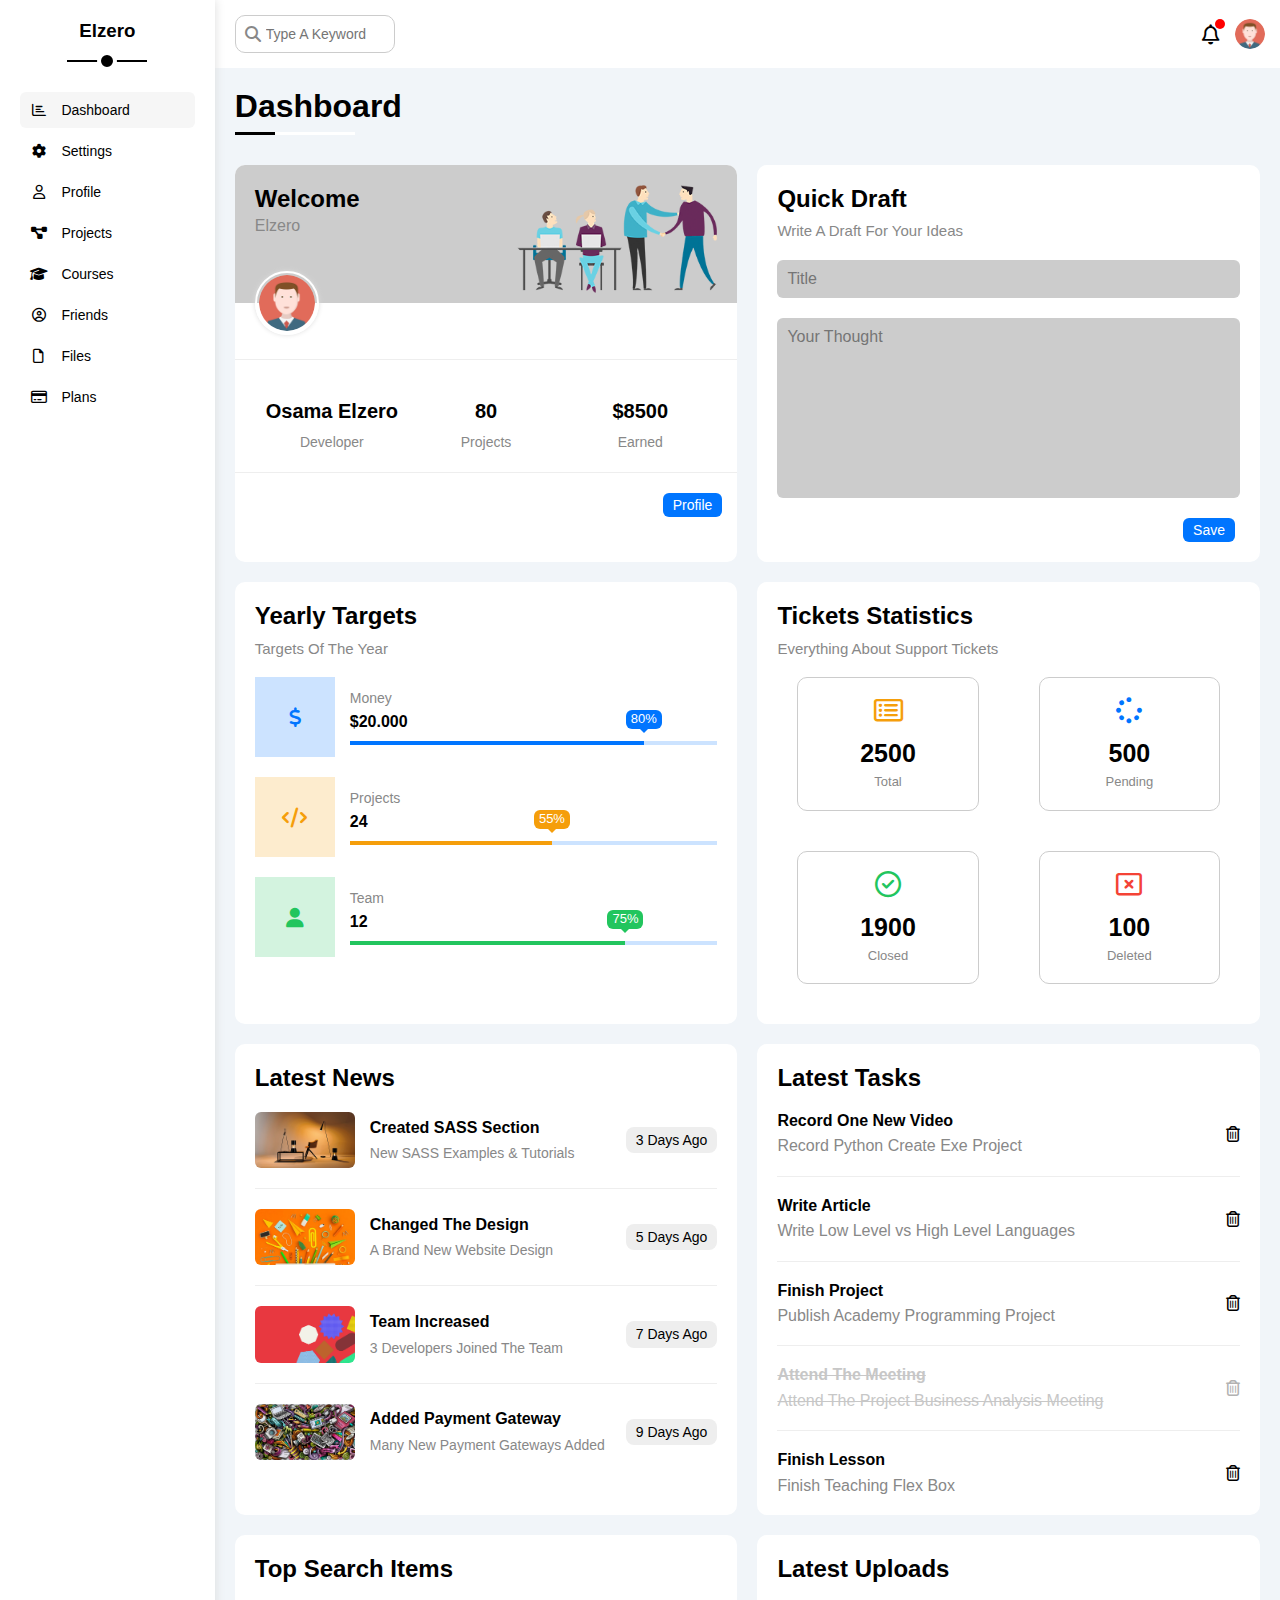
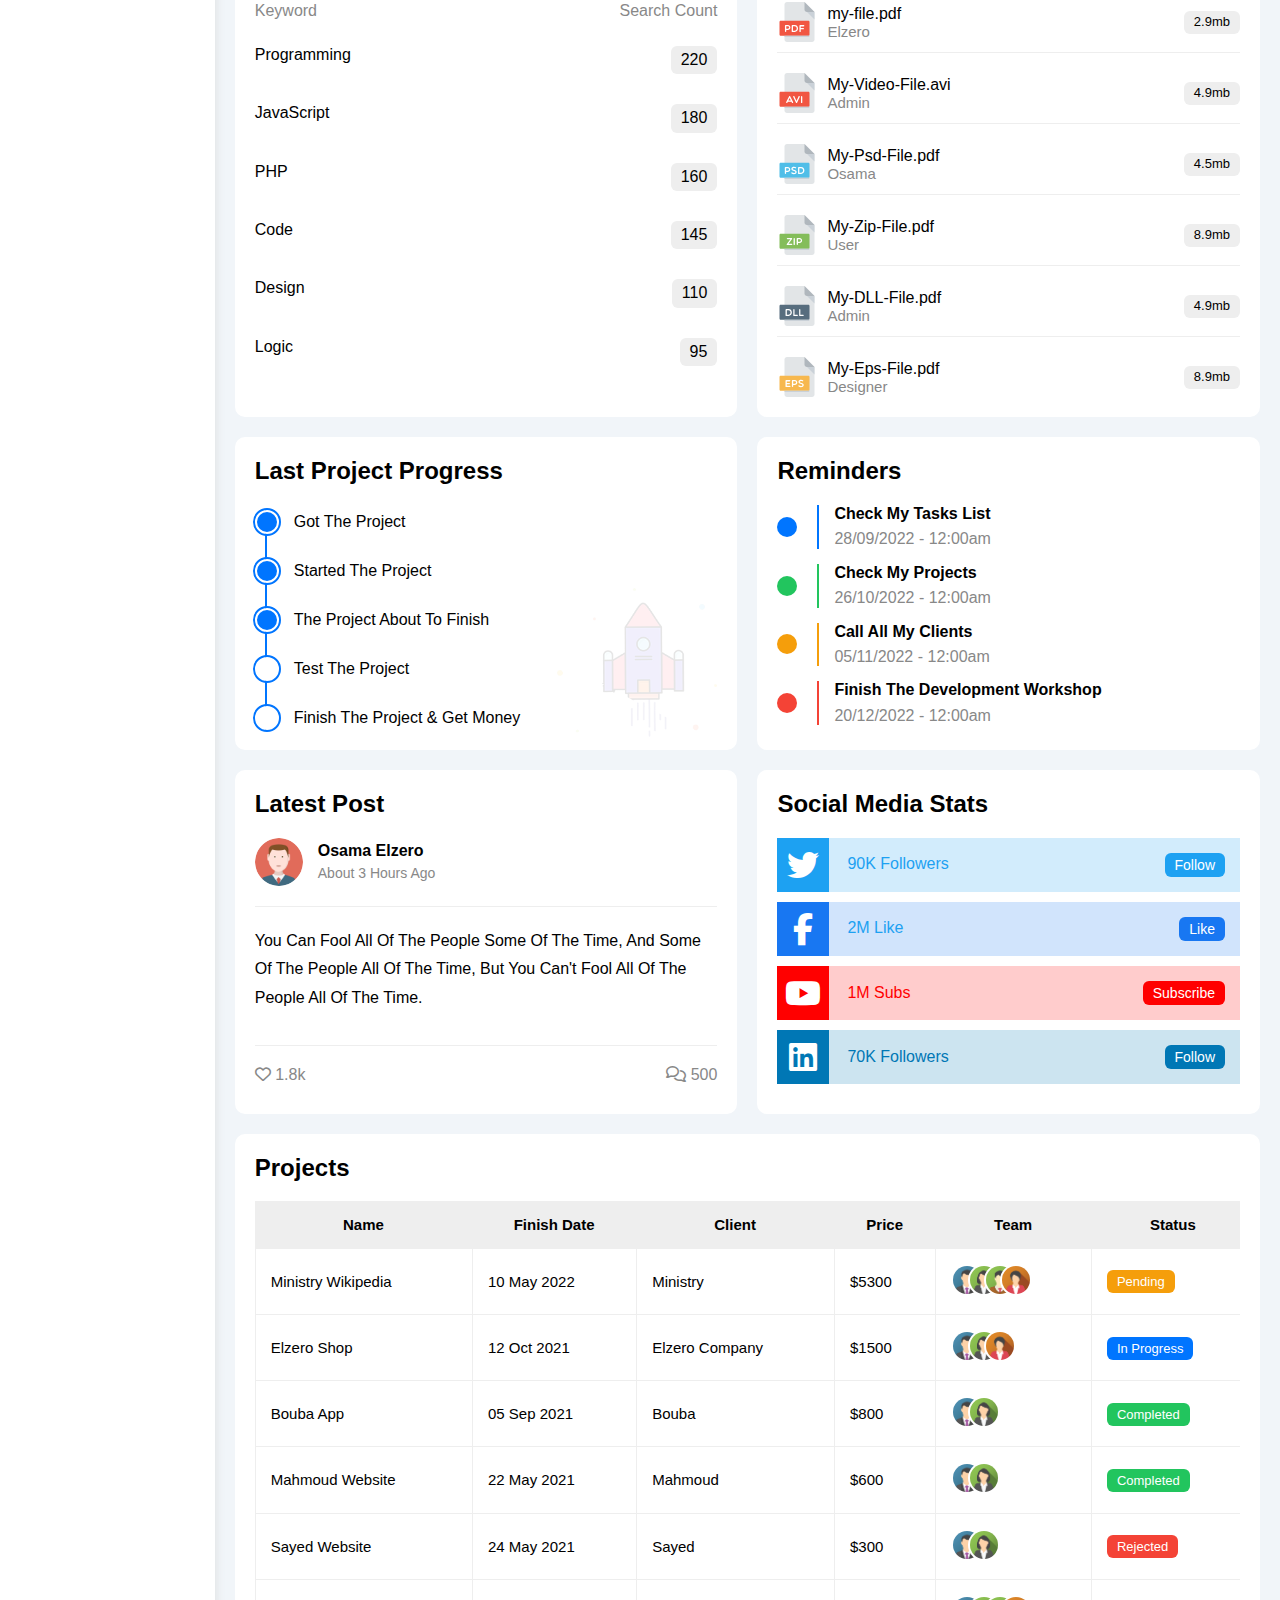
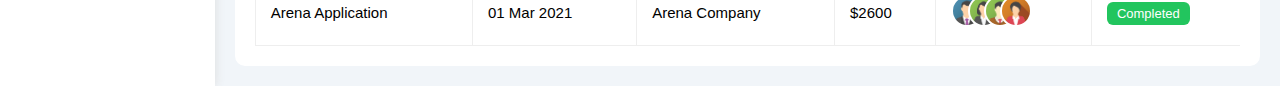
<file: index.html>
<!DOCTYPE html>
<html lang="en">
<head>
  <meta charset="UTF-8">
  <meta name="viewport" content="width=device-width, initial-scale=1.0">
  <title>Dashboard</title>
  <link rel="stylesheet" href="css/Style.css">
  <link rel="stylesheet" href="css/all.min.css">
  <link rel="stylesheet" href="css/normalize.css">
  <link rel="stylesheet" href="css/framework.css">
  <link rel="preconnect" href="https://fonts.googleapis.com">
<link rel="preconnect" href="https://fonts.gstatic.com" crossorigin>
<link href="https://fonts.googleapis.com/css2?family=Cairo:wght@200..1000&display=swap" rel="stylesheet">
</head>
<body>
  <div class="container d-flex">
    <aside>
      <h3 class="mt-0 txt-c">Elzero</h3>
      <ul>
        <li class="active">
          <a href="index.html">
            <i class="fa-regular fa-chart-bar fa-fw"></i>
            <span>Dashboard</span>
          </a>
        </li>
        <li>
          <a href="Setting.html">
            <i class="fa-solid fa-gear fa-fw"></i>
            <span>Settings</span>
          </a>
        </li>
        <li>
          <a href="Profile.html">
            <i class="fa-regular fa-user fa-fw"></i>
            <span>Profile</span>
          </a>
        </li>
        <li>
          <a href="">
            <i class="fa-solid fa-diagram-project fa-fw"></i>
            <span>Projects</span>
          </a>
        </li>
        <li>
          <a href="">
            <i class="fa-solid fa-graduation-cap fa-fw"></i>
            <span>Courses</span>
          </a>
        </li>
        <li>
          <a href="">
            <i class="fa-regular fa-circle-user fa-fw"></i>
            <span>Friends</span>
          </a>
        </li>
        <li>
          <a href="">
            <i class="fa-regular fa-file fa-fw"></i>
            <span>Files</span>
          </a>
        </li>
        <li>
          <a href="">
            <i class="fa-regular fa-credit-card fa-fw"></i>
            <span>Plans</span>
          </a>
        </li>
      </ul>
    </aside>
    <section>
      <header>
        <div class="input-search relative">
          <i class="fa-solid fa-magnifying-glass search-i"></i>
          <input class="p-10 rad-6 search relative fs-14" type="search" name="input-search" placeholder="Type A Keyword" id="">
        </div>
        <div class="icon d-flex align-center ">
          <i class="fa-regular fa-bell fa-lg notification relative"></i>
          <img class="red-50" src="imgs/avatar.png" alt="">
        </div>
      </header>
      <h1 class="relative head">Dashboard</h1>
      <div class="content d-grid g-20">
        <!-- Start Box1 -->
        <div class="box box-1">
          <div class="welcome  bg-eee">
            <div class="main-head">
              <h2>Welcome</h2>
              <p>Elzero</p>
            </div>
            <img src="imgs/welcome.png" alt="">
          </div>
          <img class="box-1-avatar" src="imgs/avatar.png" alt="">
          <div class="body-box-1 d-flex">
            <div>
              <p>Osama Elzero</p>
              <span class="info">Developer</span>
            </div>
            <div>
              <p>80</p>
              <span class="info">Projects</span>
            </div>
            <div>
              <p><span class="fw-b fs-20">$</span>8500</p>
              <span class="info">Earned</span>
            </div>
          </div>
          <a class="link-profile fs-14 d-block" href="profile.html">Profile</a>
        </div>
        <!-- Start Box1 -->

        <!-- Start Quick Draft -->
        <div class="box quick-draft p-20 ">
          <div class="head-box">
            <h2>Quick Draft</h2>
            <p>Write A Draft For Your Ideas</p>
          </div>
          <form action="">
            <input class="d-block bg-eee w-100 rad-6  b-none mb-20 p-10 Title" type="text" name="title" id="" placeholder="Title">
            <textarea class="d-block bg-eee w-100 rad-6  b-none mb-20 p-10" name="" id="" placeholder="Your Thought"></textarea>
            <input class="d-block fs-14 w-fit rad-6  b-none mb-20 save" type="submit" value="Save">
          </form>
        </div>
        <!-- End Quick Draft -->

        <!-- Start Yearly Targets -->
        <div class="box p-20 targets">
          <div class="head-box">
            <h2>Yearly Targets</h2>
            <p>Targets Of The Year</p>
          </div>
          <div class="target-row money">
            <div class="icon">
              <i class="fa-solid fa-dollar-sign fa-lg"></i>
            </div>
            <div class="info">
              <span>Money</span>
              <span>$20.000</span>
              <div class="prog">
                <span style="width: 80%;">
                <span>80%</span>
              </span>
              </div>
            </div>
          </div>

          <div class="target-row project">
            <div class="icon">
              <i class="fa-solid fa-code fa-lg c-orange"></i>
            </div>
            <div class="info">
              <span>Projects</span>
              <span>24</span>
              <div class="prog">
                <span style="width: 55%;">
                <span>55%</span>
              </span>
              </div>
            </div>
          </div>

          <div class="target-row team">
            <div class="icon">
              <i class="fa-solid fa-user fa-lg c-green"></i>
            </div>
            <div class="info">
              <span>Team</span>
              <span>12</span>
              <div class="prog">
                <span style="width: 75%;">
                <span>75%</span>
              </span>
              </div>
            </div>
          </div>
        </div>
        <!-- End Yearly Targets -->

        <!-- Start Tickets Statistics -->
        <div class="box p-20 tickets">
          <div class="head-box">
            <h2>Tickets Statistics</h2>
            <p>Everything About Support Tickets</p>
          </div>
          <section class="tables d-grid g-20">
            <div class="table p-20 rad-10 c-grey">
              <i class="fa-regular fa-rectangle-list fa-2x mb-15 c-orange"></i>
              <span class="d-block">2500</span>
              <span class="d-block c-grey">Total</span>
            </div>

            <div class="table p-20 rad-10 c-grey">
              <i class="fa-solid fa-spinner fa-2x mb-15 c-blue"></i>
              <span class="d-block">500</span>
              <span class="d-block c-grey">Pending</span>
            </div>

            <div class="table p-20 rad-10 c-grey">
              <i class="fa-regular fa-circle-check fa-2x mb-15 c-green"></i>
              <span class="d-block">1900</span>
              <span class="d-block c-grey">Closed</span>
            </div>

            <div class="table p-20 rad-10 c-grey">
              <i class="fa-regular fa-rectangle-xmark fa-2x mb-15 c-red"></i>
              <span class="d-block">100</span>
              <span class="d-block c-grey">Deleted</span>
            </div>
          </section>
        </div>
        <!-- End Tickets Statistics -->

        <!-- Start Latest News -->
        <div class="box p-20 news">
          <div class="head">
            <h2>Latest News</h2>
          </div>
          <div class="card">
            <img src="imgs/news-01.png" alt="">
            <div class="text">
              <h4>Created SASS Section</h4>
              <p class="fs-14 c-grey">New SASS Examples & Tutorials</p>
            </div>
            <div class="time">3 Days Ago</div>
          </div>

          <div class="card">
            <img src="imgs/news-02.png" alt="">
            <div class="text">
              <h4>Changed The Design</h4>
              <p class="fs-14 c-grey">A Brand New Website Design</p>
            </div>
            <div class="time">5 Days Ago</div>
          </div>

          <div class="card">
            <img src="imgs/news-03.png" alt="">
            <div class="text">
              <h4>Team Increased</h4>
              <p class="fs-14 c-grey">3 Developers Joined The Team</p>
            </div>
            <div class="time">7 Days Ago</div>
          </div>

          <div class="card">
            <img src="imgs/news-04.png" alt="">
            <div class="text">
              <h4>Added Payment Gateway</h4>
              <p class="fs-14 c-grey">Many New Payment Gateways Added</p>
            </div>
            <div class="time">9 Days Ago</div>
          </div>
        </div>
        <!-- End Latest News -->

        <!-- Start Latest Tasks -->
        <div class="box p-20 tasks">
          <div class="head">
            <h2>Latest Tasks</h2>
          </div>
          <div class="card">
            <div class="text">
              <h4>Record One New Video</h4>
              <p>Record Python Create Exe Project</p>
            </div>
            <i class="fa-regular fa-trash-can delete"></i>
          </div>
          <div class="card">
            <div class="text">
              <h4>Write Article</h4>
              <p>Write Low Level vs High Level Languages</p>
            </div>
            <i class="fa-regular fa-trash-can delete"></i>
          </div>
          <div class="card">
            <div class="text">
              <h4>Finish Project</h4>
              <p>Publish Academy Programming Project</p>
            </div>
            <i class="fa-regular fa-trash-can delete"></i>
          </div>
          <div class="card">
            <div class="text">
              <h4>Attend The Meeting</h4>
              <p>Attend The Project Business Analysis Meeting</p>
            </div>
            <i class="fa-regular fa-trash-can delete"></i>
          </div>
          <div class="card">
            <div class="text">
              <h4>Finish Lesson</h4>
              <p>Finish Teaching Flex Box</p>
            </div>
            <i class="fa-regular fa-trash-can delete"></i>
          </div>
        </div>
        <!-- End Latest Tasks -->

        <!-- Start Top Search Items -->
        <div class="box p-20 items">
          <div class="head">
            <h2>Top Search Items</h2>
          </div>
          <div class="body">
            <div class="div mb-10">
              <p class="first pale">Keyword</p>
              <p class="pale">Search Count</p>
            </div>
            <div class="div">
              <p class="first">Programming</p>
              <p class="sign">220</p>
            </div>
            <div class="div">
              <p class="first">JavaScript</p>
              <p class="sign">180</p>
            </div>
            <div class="div">
              <p class="first">PHP</p>
              <p class="sign">160</p>
            </div>
            <div class="div">
              <p class="first">Code</p>
              <p class="sign">145</p>
            </div>
            <div class="div">
              <p class="first">Design</p>
              <p class="sign">110</p>
            </div>
            <div class="div">
              <p class="first">Logic</p>
              <p class="sign">95</p>
            </div>
          </div>
        </div>
        <!-- End Top Search Items -->

        <!-- Start Latest Uploads -->
        <div class="box p-20 upload">
          <div class="head">
            <h2>Latest Uploads</h2>
          </div>
          <div class="element">
            <img src="imgs/pdf.svg" alt="">
            <div class="text">
              <span class="d-block span1">my-file.pdf</span>
              <span class="d-block span2">Elzero</span>
            </div>
            <div class="mb">2.9mb</div>
          </div>
          <div class="element">
            <img src="imgs/avi.svg" alt="">
            <div class="text">
              <span class="d-block span1">My-Video-File.avi</span>
              <span class="d-block span2">Admin</span>
            </div>
            <div class="mb">4.9mb</div>
          </div>
          <div class="element">
            <img src="imgs/psd.svg" alt="">
            <div class="text">
              <span class="d-block span1">My-Psd-File.pdf</span>
              <span class="d-block span2">Osama</span>
            </div>
            <div class="mb">4.5mb</div>
          </div>
          <div class="element">
            <img src="imgs/zip.svg" alt="">
            <div class="text">
              <span class="d-block span1">My-Zip-File.pdf</span>
              <span class="d-block span2">User</span>
            </div>
            <div class="mb">8.9mb</div>
          </div>
          <div class="element">
            <img src="imgs/dll.svg" alt="">
            <div class="text">
              <span class="d-block span1">My-DLL-File.pdf</span>
              <span class="d-block span2">Admin</span>
            </div>
            <div class="mb">4.9mb</div>
          </div>
          <div class="element">
            <img src="imgs/eps.svg" alt="">
            <div class="text">
              <span class="d-block span1">My-Eps-File.pdf</span>
              <span class="d-block span2">Designer</span>
            </div>
            <div class="mb">8.9mb</div>
          </div>
        </div>
        <!-- End Latest Uploads -->

        <!-- Start Last Project Progress -->
        <div class="box p-20 progress">
          <div class="head">
            <h2>Last Project Progress</h2>
          </div>
          <ul>
            <li class="done">Got The Project</li>
            <li class="done">Started The Project</li>
            <li class="done">The Project About To Finish</li>
            <li class="tic-tac">Test The Project</li>
            <li class="not-done">Finish The Project & Get Money</li>
            <img src="imgs/project.png" alt="">
          </ul>
        </div>
        <!-- End Last Project Progress -->

        <!-- Start Reminders -->
        <div class="box p-20 reminders">
          <div class="head">
            <h2>Reminders</h2>
          </div>
          <ul>
            <li>
              <div class="blue">
                <h4>Check My Tasks List</h4>
                <p>28/09/2022 - 12:00am</p>
              </div>
            </li>
            
            <li>
              <div class="green">
                <h4>Check My Projects</h4>
                <p>26/10/2022 - 12:00am</p>
              </div>
            </li>

            <li>
              <div class="orange">
                <h4>Call All My Clients</h4>
                <p>05/11/2022 - 12:00am</p>
              </div>
            </li>

            <li>
              <div class="red">
                <h4>Finish The Development Workshop</h4>
                <p>20/12/2022 - 12:00am</p>
              </div>
            </li>

          </ul>
        </div>
        <!-- End Reminders -->

        <!-- Start Latest Post -->
        <div class="box p-20 post">
          <div class="head">
            <h2>Latest Post</h2>
          </div>
          <div class="info">
            <img src="imgs/avatar.png" alt="">
            <div class="details">
              <p>Osama Elzero</p>
              <span class="d-block">About 3 Hours Ago</span>
            </div>
          </div>
          <div class="text">
            You Can Fool All Of The People Some Of The Time,
            And Some Of The People All Of The Time, But You 
            Can't Fool All Of The People All Of The Time.
          </div>
          <div class="react">
            <div class="love">
              <i class="fa-regular fa-heart"></i>
              <span>1.8k</span>
            </div>
            <div class="comment">
              <i class="fa-regular fa-comments"></i>
              <span>500</span>
            </div>
          </div>
        </div>
        <!-- End Latest Post -->

        <!-- Start Social Media Stats -->
        <div class="box p-20 social-media">
          <div class="head">
            <h2>Social Media Stats</h2>
          </div>
          <div class="social twitter">
            <i class="fa-brands fa-twitter fa-2x"></i>
            <span class="number">90K Followers</span>
            <a class="btm" href="#">Follow</a>
          </div>
          <div class="social face">
            <i class="fa-brands fa-facebook-f fa-2x"></i>
            <span class="number">2M Like</span>
            <a class="btm" href="#">Like</a>
          </div>
          <div class="social youtube">
            <i class="fa-brands fa-youtube fa-2x"></i>
            <span class="number">1M Subs</span>
            <a class="btm" href="#">Subscribe</a>
          </div>
          <div class="social linked">
            <i class="fa-brands fa-linkedin fa-2x"></i>
            <span class="number">70K Followers</span>
            <a class="btm" href="#">Follow</a>
          </div>
        </div>
        <!-- End Social Media Stats -->
      </div>
        <!-- End Content-->
      <!-- Start Projects -->
      <div class="box p-20 table">
        <div class="head">
          <h2>Projects</h2>
        </div>
        <div class="responsive-table">
          <table>
            <thead>
              <tr>
                <th>Name</th>
                <th>Finish Date</th>
                <th>Client</th>
                <th>Price</th>
                <th>Team</th>
                <th>Status</th>
              </tr>
            </thead>
            <tbody>
              <tr>
                <td>Ministry Wikipedia</td>
                <td>10 May 2022</td>
                <td>Ministry</td>
                <td>$5300	</td>
                <td>
                  <img src="imgs/team-01.png" alt="">
                  <img src="imgs/team-02.png" alt="">
                  <img src="imgs/team-03.png" alt="">
                  <img src="imgs/team-04.png" alt="">
                </td>
                <td><span class="orange">Pending</span></td>
              </tr>
              <tr>
                <td>Elzero Shop</td>
                <td>12 Oct 2021</td>
                <td>Elzero Company</td>
                <td>$1500</td>
                <td>
                  <img src="imgs/team-01.png" alt="">
                  <img src="imgs/team-02.png" alt="">
                  <img src="imgs/team-04.png" alt="">
                </td>
                <td><span class="blue">In Progress</span></td>
              </tr>
              <tr>
                <td>Bouba App</td>
                <td>05 Sep 2021</td>
                <td>Bouba</td>
                <td>$800</td>
                <td>
                  <img src="imgs/team-01.png" alt="">
                  <img src="imgs/team-02.png" alt="">
                </td>
                <td><span class="green">Completed</span></td>
              </tr>
              <tr>
                <td>Mahmoud Website</td>
                <td>22 May 2021</td>
                <td>Mahmoud</td>
                <td>$600</td>
                <td>
                  <img src="imgs/team-01.png" alt="">
                  <img src="imgs/team-02.png" alt="">
                </td>
                <td><span class="green">Completed</span></td>
              </tr>
              <tr>
                <td>Sayed Website</td>
                <td>24 May 2021</td>
                <td>Sayed</td>
                <td>$300</td>
                <td>
                  <img src="imgs/team-01.png" alt="">
                  <img src="imgs/team-02.png" alt="">
                </td>
                <td><span class="red">Rejected</span></td>
              </tr>
              <tr>
                <td>Arena Application</td>
                <td>01 Mar 2021</td>
                <td>Arena Company</td>
                <td>$2600</td>
                <td>
                  <img src="imgs/team-01.png" alt="">
                  <img src="imgs/team-02.png" alt="">
                  <img src="imgs/team-03.png" alt="">
                  <img src="imgs/team-04.png" alt="">
                </td>
                <td><span class="green">Completed</span></td>
              </tr>
          </table>
        </div>
      </div>
      <!-- End Projects -->
    </section>
  </div>
  <div class="arrow-up">
    <span><i class="fa-solid fa-arrow-up fa-beat-fade"></i></span>
  </div>
  <script>
    // let input = document.querySelector("input[name='input-search']");
    // input.addEventListener("focus", function () {
    //   input.placeholder = '';
    // })
    // input.addEventListener("blur", function () {
    //   input.placeholder = 'Type A Keyword';
    // }) 

    let arrow = document.querySelector(".arrow-up");
    window.onscroll = function () {
      this.scrollY >= 500 ? arrow.classList.add("show") : arrow.classList.remove("show");
    }
    arrow.onclick = function () {
      window.scrollTo ({
        top : 0 ,
        behavior: "smooth",
      });
    }
  </script>
</body>
</html>
</file>
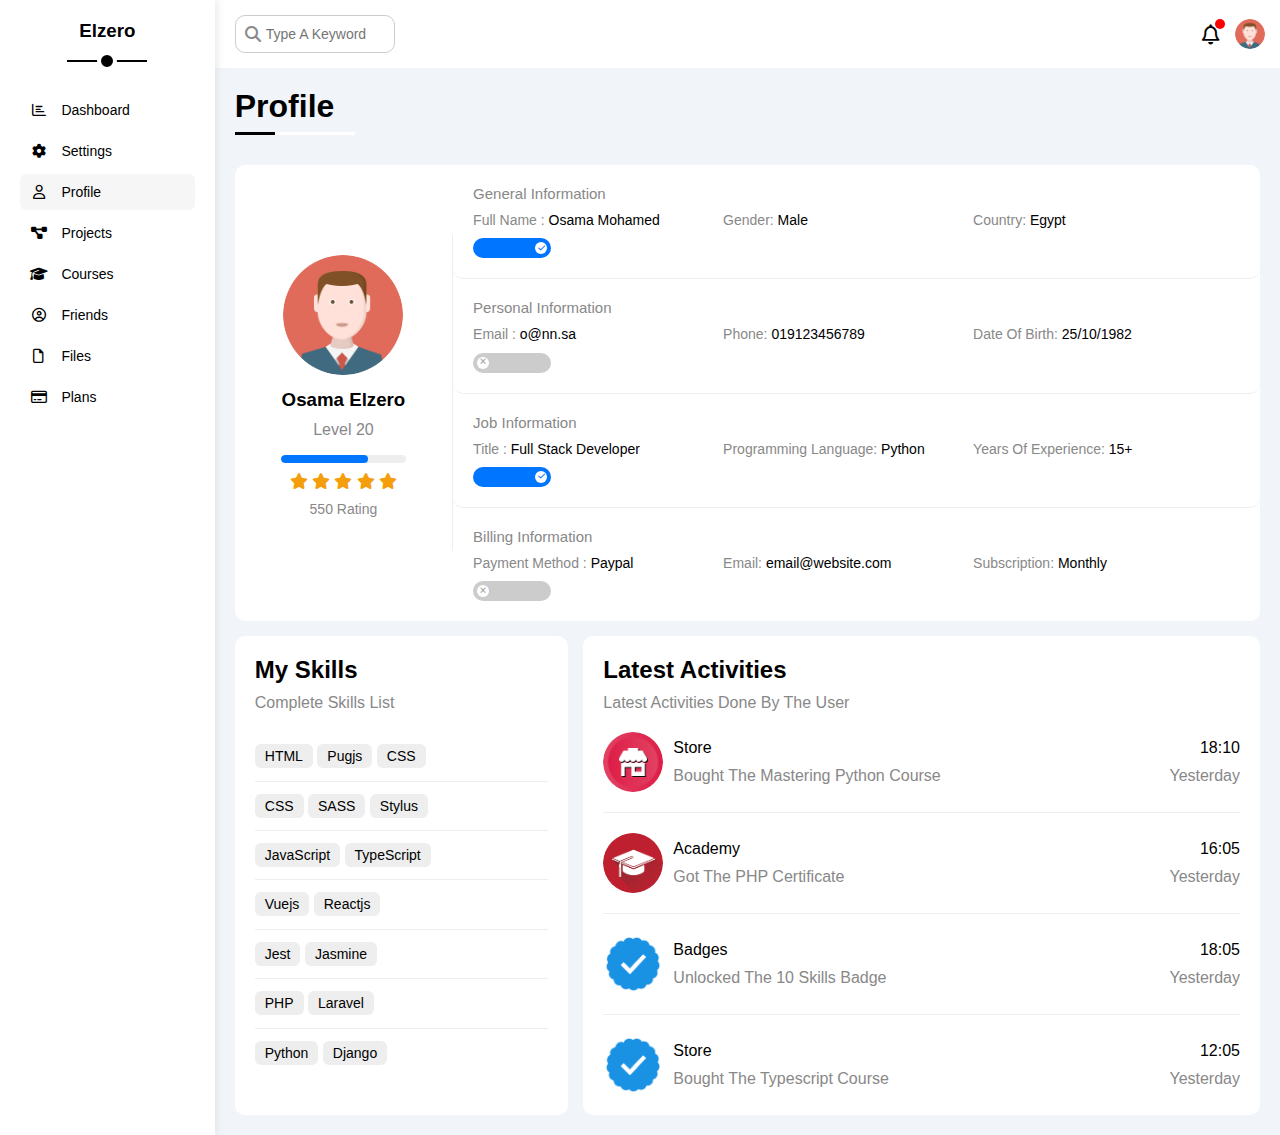
<file: Profile.html>
<!DOCTYPE html>
<html lang="en">
  <head>
    <meta charset="UTF-8">
    <meta name="viewport" content="width=device-width, initial-scale=1.0">
    <title>Profile</title>
    <link rel="stylesheet" href="css/Style.css">
    <link rel="stylesheet" href="css/all.min.css">
    <link rel="stylesheet" href="css/normalize.css">
    <link rel="stylesheet" href="css/framework.css">
    <link rel="preconnect" href="https://fonts.googleapis.com">
  <link rel="preconnect" href="https://fonts.gstatic.com" crossorigin>
  <link href="https://fonts.googleapis.com/css2?family=Cairo:wght@200..1000&display=swap" rel="stylesheet">
  </head>
<body>
  <div class="container d-flex">
    <aside>
      <h3 class="mt-0 txt-c">Elzero</h3>
      <ul>
        <li>
          <a href="index.html">
            <i class="fa-regular fa-chart-bar fa-fw"></i>
            <span>Dashboard</span>
          </a>
        </li>
        <li>
          <a href="Setting.html">
            <i class="fa-solid fa-gear fa-fw"></i>
            <span>Settings</span>
          </a>
        </li>
        <li class="active">
          <a href="Profile.html">
            <i class="fa-regular fa-user fa-fw"></i>
            <span>Profile</span>
          </a>
        </li>
        <li>
          <a href="">
            <i class="fa-solid fa-diagram-project fa-fw"></i>
            <span>Projects</span>
          </a>
        </li>
        <li>
          <a href="">
            <i class="fa-solid fa-graduation-cap fa-fw"></i>
            <span>Courses</span>
          </a>
        </li>
        <li>
          <a href="">
            <i class="fa-regular fa-circle-user fa-fw"></i>
            <span>Friends</span>
          </a>
        </li>
        <li>
          <a href="">
            <i class="fa-regular fa-file fa-fw"></i>
            <span>Files</span>
          </a>
        </li>
        <li>
          <a href="">
            <i class="fa-regular fa-credit-card fa-fw"></i>
            <span>Plans</span>
          </a>
        </li>
      </ul>
    </aside>
    <section>
      <header>
        <div class="input-search relative">
          <i class="fa-solid fa-magnifying-glass search-i"></i>
          <input class="p-10 rad-6 search relative fs-14" type="search" name="input-search" placeholder="Type A Keyword" id="">
        </div>
        <div class="icon d-flex align-center ">
          <i class="fa-regular fa-bell fa-lg notification relative"></i>
          <img class="red-50" src="imgs/avatar.png" alt="">
        </div>
      </header>
      <h1 class="relative head">Profile</h1>
      <!-- Start The Content -->
      <div class="content profile-page" >
        <!-- Start GeneralInfo -->
        <div class="generalinfo bg-white rad-10">
          <div class="left">
            <img src="imgs/avatar.png" alt="">
            <h3>Osama Elzero</h3>
            <p>Level 20</p>
            <div class="level">
              <span style="width: 70%;"></span>
            </div>
            <div class="stars mt-10 mb-10">
              <i class="fa-solid fa-star c-orange fs-13"></i>
              <i class="fa-solid fa-star c-orange fs-13"></i>
              <i class="fa-solid fa-star c-orange fs-13"></i>
              <i class="fa-solid fa-star c-orange fs-13"></i>
              <i class="fa-solid fa-star c-orange fs-13"></i>
            </div>
            <p class="c-grey fs-14">550 Rating</p>
          </div>
          <div class="right">
            <div class="box">
              <h4>General Information</h4>
              <div class="fs-14"><span class="c-grey">Full Name : </span>Osama Mohamed</div>
              <div class="fs-14"><span class="c-grey">Gender: </span>Male</div>
              <div class="fs-14"><span class="c-grey">Country: </span>Egypt</div>
              <div class="toggle">
                <label for="toggle" class="label">
                <input checked id="toggle" type="checkbox">
                <div class="switch"></div>
                </label>
              </div>
            </div>
            <div class="box">
              <h4>Personal Information</h4>
              <div class="fs-14"><span class="c-grey">Email : </span>o@nn.sa</div>
              <div class="fs-14"><span class="c-grey">Phone: </span>019123456789</div>
              <div class="fs-14"><span class="c-grey">Date Of Birth: </span>25/10/1982</div>
              <div class="toggle">
                <label for="toggle2" class="label">
                <input id="toggle2" type="checkbox">
                <div class="switch"></div>
                </label>
              </div>
            </div>
            <div class="box">
              <h4>Job Information</h4>
              <div class="fs-14"><span class="c-grey">Title : </span>Full Stack Developer</div>
              <div class="fs-14"><span class="c-grey">Programming Language: </span>Python</div>
              <div class="fs-14"><span class="c-grey">Years Of Experience: </span>15+</div>
              <div class="toggle">
                <label for="toggle3" class="label">
                <input checked id="toggle3" type="checkbox">
                <div class="switch"></div>
                </label>
              </div>
            </div>
            <div class="box">
              <h4>Billing Information</h4>
              <div class="fs-14"><span class="c-grey">Payment Method : </span>Paypal</div>
              <div class="fs-14"><span class="c-grey">Email: </span>email@website.com</div>
              <div class="fs-14"><span class="c-grey">Subscription: </span>Monthly</div>
              <div class="toggle">
                <label for="toggle4" class="label">
                <input id="toggle4" type="checkbox">
                <div class="switch"></div>
                </label>
              </div>
            </div>
          </div>
        </div>
        <!-- End The General Info -->
        <!-- Start Skills -->
        <div class="skillsandactivity">
          <div class="box p-20 skills mt-15">
            <div class="sub-head">
              <h2>My Skills</h2>
              <p>Complete Skills List</p>
            </div>
            <ul>
              <li>
                <span>HTML</span>
                <span>Pugjs</span>
                <span>CSS</span>
              </li>
              <li>
                <span>CSS</span>
                <span>SASS</span>
                <span>Stylus</span>
              </li>
              <li>
                <span>JavaScript</span>
                <span>TypeScript</span>
              </li>
              <li>
                <span>Vuejs</span>
                <span>Reactjs</span>
              </li>
              <li>
                <span>Jest</span>
                <span>Jasmine</span>
              </li>
              <li>
                <span>PHP</span>
                <span>Laravel</span>
              </li>
              <li>
                <span>Python</span>
                <span>Django</span>
              </li>
            </ul>
          </div>
          <div class="box p-20 activities mt-15">
            <div class="sub-head">
              <h2>Latest Activities</h2>
              <p>Latest Activities Done By The User</p>
            </div>
            <div class="activity">
                <img src="imgs/activity-01.png" alt="">
                <div class="details">
                  <span class="mb-10">Store</span>
                  <span class="c-grey">Bought The Mastering Python Course</span>
                </div>
                <div class="date">
                  <span class="mb-10">18:10</span>
                  <span class="c-grey">Yesterday</span>
                </div>
              </div>

            <div class="activity">
                <img src="imgs/activity-02.png" alt="">
                <div class="details">
                  <span class="mb-10">Academy</span>
                  <span class="c-grey">Got The PHP Certificate</span>
                </div>
                <div class="date">
                  <span class="mb-10">16:05</span>
                  <span class="c-grey">Yesterday</span>
                </div>
              </div>

            <div class="activity">
                <img src="imgs/activity-03.png" alt="">
                <div class="details">
                  <span class="mb-10">Badges</span>
                  <span class="c-grey">Unlocked The 10 Skills Badge</span>
                </div>
                <div class="date">
                  <span class="mb-10">18:05</span>
                  <span class="c-grey">Yesterday</span>
                </div>
              </div>

            <div class="activity">
                <img src="imgs/activity-03.png" alt="">
                <div class="details">
                  <span class="mb-10">Store</span>
                  <span class="c-grey">Bought The Typescript Course</span>
                </div>
                <div class="date">
                  <span class="mb-10">12:05</span>
                  <span class="c-grey">Yesterday</span>
                </div>
              </div>
            </div>
          </div>

        </div>
        <!-- End Skills -->
      </div>
      <!-- End The Content -->
      </section>
    </div>

    <div class="arrow-up">
      <span><i class="fa-solid fa-arrow-up fa-beat-fade"></i></span>
    </div>
    <script>
      let arrow = document.querySelector(".arrow-up");
      window.onscroll = function () {
        this.scrollY >= 350 ? arrow.classList.add("show") : arrow.classList.remove("show");
      }
      arrow.onclick = function () {
        window.scrollTo ({
          top : 0 ,
          behavior: "smooth",
        });
      }
    </script>
</body>
</html>
</file>
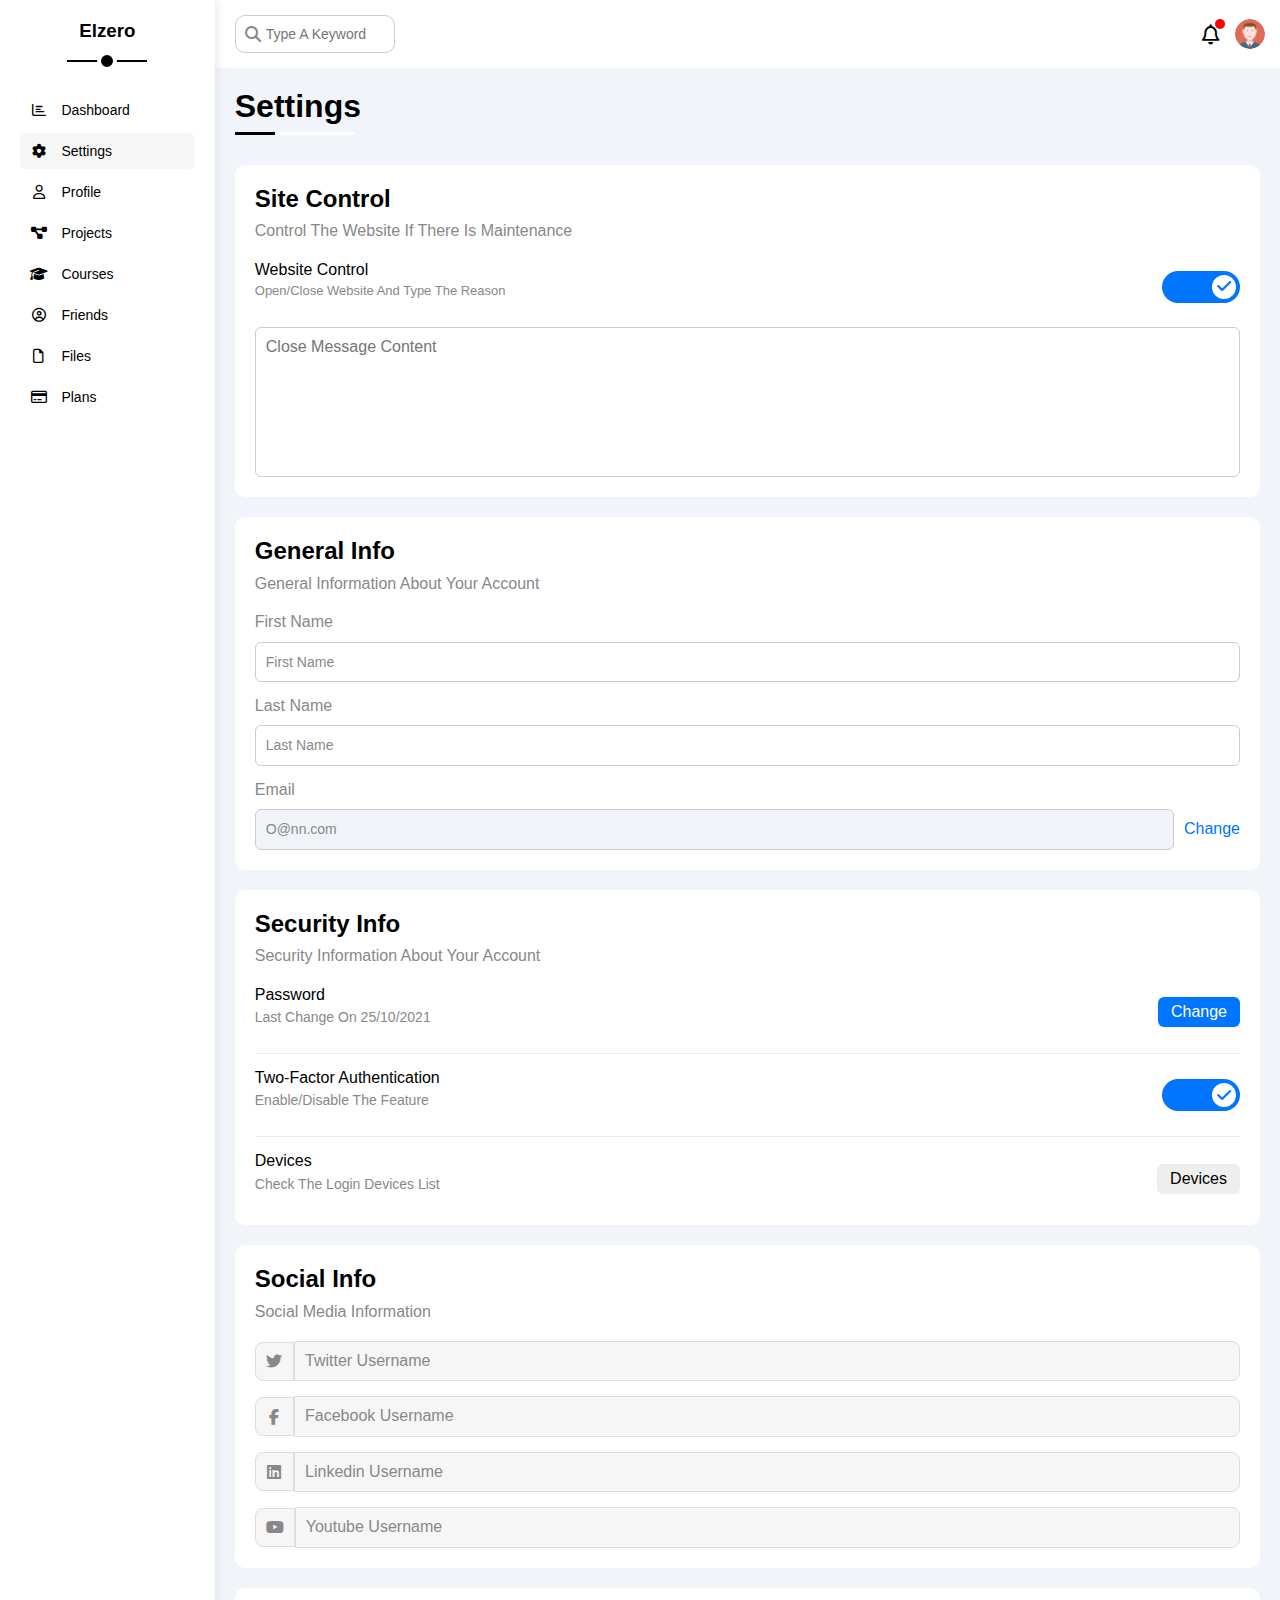
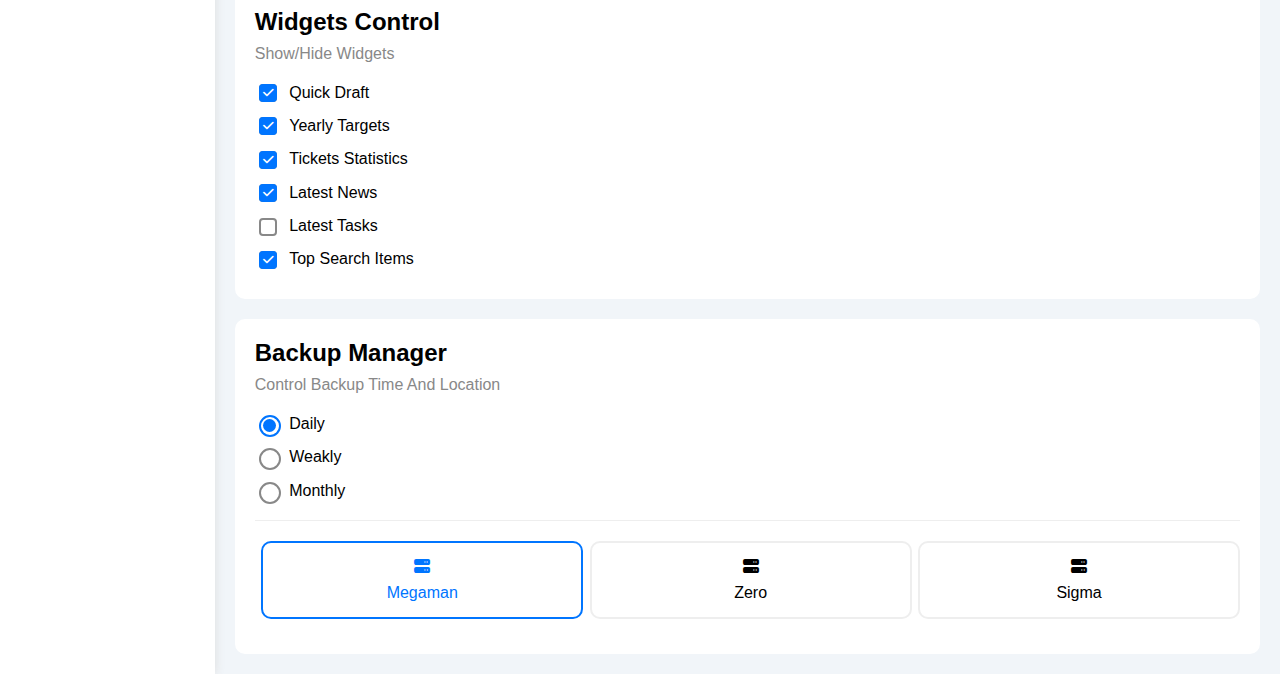
<file: Setting.html>
<!DOCTYPE html>
<html lang="en">
<head>
  <meta charset="UTF-8">
  <meta name="viewport" content="width=device-width, initial-scale=1.0">
  <title>Settings</title>
  <link rel="stylesheet" href="css/Style.css">
  <link rel="stylesheet" href="css/all.min.css">
  <link rel="stylesheet" href="css/normalize.css">
  <link rel="stylesheet" href="css/framework.css">
  <link rel="preconnect" href="https://fonts.googleapis.com">
<link rel="preconnect" href="https://fonts.gstatic.com" crossorigin>
<link href="https://fonts.googleapis.com/css2?family=Cairo:wght@200..1000&display=swap" rel="stylesheet">
</head>
<body>
  <div class="container d-flex">
    <aside>
      <h3 class="mt-0 txt-c">Elzero</h3>
      <ul>
        <li>
          <a href="index.html">
            <i class="fa-regular fa-chart-bar fa-fw"></i>
            <span>Dashboard</span>
          </a>
        </li>
        <li class="active">
          <a href="Setting.html">
            <i class="fa-solid fa-gear fa-fw"></i>
            <span>Settings</span>
          </a>
        </li>
        <li>
          <a href="Profile.html">
            <i class="fa-regular fa-user fa-fw"></i>
            <span>Profile</span>
          </a>
        </li>
        <li>
          <a href="">
            <i class="fa-solid fa-diagram-project fa-fw"></i>
            <span>Projects</span>
          </a>
        </li>
        <li>
          <a href="">
            <i class="fa-solid fa-graduation-cap fa-fw"></i>
            <span>Courses</span>
          </a>
        </li>
        <li>
          <a href="">
            <i class="fa-regular fa-circle-user fa-fw"></i>
            <span>Friends</span>
          </a>
        </li>
        <li>
          <a href="">
            <i class="fa-regular fa-file fa-fw"></i>
            <span>Files</span>
          </a>
        </li>
        <li>
          <a href="">
            <i class="fa-regular fa-credit-card fa-fw"></i>
            <span>Plans</span>
          </a>
        </li>
      </ul>
    </aside>
    <section>
      <header>
        <div class="input-search relative">
          <i class="fa-solid fa-magnifying-glass search-i"></i>
          <input class="p-10 rad-6 search relative fs-14" type="search" name="input-search" placeholder="Type A Keyword" id="">
        </div>
        <div class="icon d-flex align-center ">
          <i class="fa-regular fa-bell fa-lg notification relative"></i>
          <img class="red-50" src="imgs/avatar.png" alt="">
        </div>
      </header>
      <h1 class="relative head">Settings</h1>
      <!-- Start The Content -->
      <div class=" content setting-page">
        <!-- Start Site Control -->
        <div class="box p-20 site-control">
          <div class="sub-head">
            <h2>Site Control</h2>
            <p>Control The Website If There Is Maintenance</p>
          </div>
          <div class="control d-flex mb-15">
            <div class="info">
              <span class="d-block">Website Control</span>
              <p>Open/Close Website And Type The Reason</p>
            </div>
            <div class="toggle">
              <label for="toggle" class="label">
              <input checked id="toggle" type="checkbox">
              <div class="switch"></div>
              </label>
            </div>
          </div>
          <textarea placeholder="Close Message Content" name="" id="" ></textarea>
        </div>
        <!-- End Site Control -->

        <!-- Start General Info -->
        <div class="box p-20 general-info">
          <div class="sub-head">
            <h2>General Info</h2>
            <p>General Information About Your Account</p>
          </div>
          <div class="first-name mb-15">
            <label class="d-block mb-10 c-grey" for="firstName">First Name</label>
            <input type="text" name="" id="firstName" placeholder="First Name">
          </div>
          <div class="last-name mb-15">
            <label class="d-block mb-10 c-grey" for="lastName">Last Name</label>
            <input type="text" name="" id="lastName" placeholder="Last Name">
          </div>
          <div class="email">
            <label class="d-block mb-10 c-grey" for="e-mail">Email</label>
            <div>
            <input type="text" name="" disabled id="e-mail" placeholder="O@nn.com">
            <a href="#">Change</a>
            </div>  
          </div>
        </div>
        <!-- End General Info -->

        <!-- Start Security Info -->
        <div class="box p-20 security-info">
          <div class="sub-head">
            <h2>Security Info</h2>
            <p>Security Information About Your Account</p>
          </div>
          <div class="pass control mb-15">
            <div class="info">
              <p>Password</p>
              <span class="c-grey fs-14">Last Change On 25/10/2021</span>
            </div>
            <a href="##">Change</a>
          </div>
          <div class="pass control mb-15">
            <div class="info">
              <p>Two-Factor Authentication</p>
              <span class="c-grey fs-14">Enable/Disable The Feature</span>
            </div>
            <div class="toggle">
              <label for="toggle2" class="label">
              <input checked id="toggle2" type="checkbox">
              <div class="switch"></div>
              </label>
            </div>
          </div>
          <div class="devices control">
            <div class="info">
              <p>Devices</p>
              <span class="c-grey fs-14">Check The Login Devices List</span>
            </div>
            <a href="##">Devices</a>
          </div>
        </div>
        <!-- End Security Info -->

        <!-- Start Social Info -->
        <div class="box p-20 social-info">
          <div class="sub-head">
            <h2>Social Info</h2>
            <p>Social Media Information</p>
          </div>
          <div class="input-social">
            <i class="fa-brands fa-twitter"></i>
            <input type="text" placeholder="Twitter Username">
          </div>
          <div class="input-social">
            <i class="fa-brands fa-facebook-f"></i>
            <input type="text" placeholder="Facebook Username">
          </div>
          <div class="input-social">
            <i class="fa-brands fa-linkedin"></i>
            <input type="text" placeholder="Linkedin Username">
          </div>
          <div class="input-social">
            <i class="fa-brands fa-youtube"></i>
            <input type="text" placeholder="Youtube Username">
          </div>
        <!-- End Social Info -->
        </div>
        <!-- End Social Info -->

        <!--Start Widgets Control -->
        <div class="box p-20 widgits">
        <div class="sub-head">
          <h2>Widgets Control</h2>
          <p>Show/Hide Widgets</p>
        </div>
        <div class="check-boxes">
          <div class="check mb-15">
            <input type="checkbox" checked name="" id="box1">
            <label for="box1">Quick Draft</label>
          </div>
          <div class="check mb-15">
            <input type="checkbox" checked name="" id="box2">
            <label for="box2">Yearly Targets</label>
          </div>
          <div class="check mb-15">
            <input type="checkbox" checked name="" id="box3">
            <label for="box3">Tickets Statistics</label>
          </div>
          <div class="check mb-15">
            <input type="checkbox" checked name="" id="box4">
            <label for="box4">Latest News</label>
          </div>
          <div class="check mb-15">
            <input type="checkbox"  name="" id="box5">
            <label for="box5">Latest Tasks</label>
          </div>
          <div class="check mb-10">
            <input type="checkbox" checked name="" id="box6">
            <label for="box6">Top Search Items</label>
          </div>
        </div>
        </div>
        <!--  End Widgets Control -->

        <!-- Start Backup Manager -->
        <div class="box p-20 backup-manager">
          <div class="sub-head">
            <h2>Backup Manager</h2>
            <p>Control Backup Time And Location</p>
          </div>
          <div class="backup mb-15">
            <input type="radio" name="time" id="backup1" checked>
            <label for="backup1">Daily</label>
          </div>
          <div class="backup mb-15">
            <input type="radio" name="time" id="backup2">
            <label for="backup2">Weakly</label>
          </div>
          <div class="backup mb-20">
            <input type="radio" name="time" id="backup3">
            <label for="backup3">Monthly</label>
          </div>
          <div class="choices">
            <input type="radio" name="server" id="One" checked>
            <div class="server">
              <label for="One">
                <i class="fa-solid fa-server"></i>
                Megaman
              </label>
            </div>

            <input type="radio" name="server" id="Two">
            <div class="server">
              <label for="Two">
                <i class="fa-solid fa-server"></i>
                Zero
              </label>
            </div>

            <input type="radio" name="server" id="Three">
            <div class="server">
              <label for="Three">
                <i class="fa-solid fa-server"></i>
                Sigma
              </label>
            </div>
          </div>
        </div>
        <!-- End Backup Manager -->
      </div>
      <!-- End The Content -->
    </section>
  </div>
  <div class="arrow-up">
    <span><i class="fa-solid fa-arrow-up fa-beat-fade"></i></span>
  </div>
  <script>
    let arrow = document.querySelector(".arrow-up");
    window.onscroll = function () {
      this.scrollY >= 350 ? arrow.classList.add("show") : arrow.classList.remove("show");
    }
    arrow.onclick = function () {
      window.scrollTo ({
        top : 0 ,
        behavior: "smooth",
      });
    }
  </script>
</body>
</html>
</file>
<file: css/Style.css>
*{
  box-sizing: border-box;
}
:root {
  --blue-color: #0075ff;
  --blue-alt-color: #0d69d5;
  --orange-color: #f59e0b;
  --green-color: #22c55e;
  --red-color: #f44336;
  --grey-color: #888;
}
body {
  font-family: "Open Sans", sans-serif;
  margin: 0;
}
a {
  text-decoration: none;
  color: black;
}
ul {
  list-style: none;
  padding: 0;
}
body .container {
  background-color: #f1f5f9;
  min-height: 100vh;
}
*:focus {
  outline: none;
}
/* Aside */
aside {
  width: 250px;
  background-color: white;
  text-align: center;
  min-height: 100vh;
  box-shadow: 0 0 10px #ddd;
  padding: 20px;
  position: relative;
}
aside > h3 {
  position: relative;
  margin-bottom: 50px;
}
aside > h3::before {
  content: " ";
    position: absolute;
    background-color: black;
    width: 80px;
    height: 2px;
    transform: translateX(-50%);
    left: 50%;
    bottom: -20px;
}
aside > h3::after {
  content: " ";
    position: absolute;
    background-color: black;
    width: 12px;
    height: 12px;
    border-radius: 50%;
    transform: translateX(-50%);
    bottom: -29px;
    left: 50%;
    border: 4px solid white;
}
aside ul {
  text-align: start;
}
aside ul li {
    margin-bottom: 5px;
    transition: 0.3s;
    border-radius: 6px;
    cursor: pointer;
    position: relative;
}
aside ul li a {
  font-size: 14px;
  display: block;
  padding: 10px;
}
aside ul li:hover,
aside ul li.active {
  background-color: #f6f6f6;
}
aside ul li span {
  margin-left: 10px;
}
@media (max-width: 767px) {
  aside {
    width: 58px;
    padding: 10px;
  }
  aside > h3 {
    margin-bottom: 15px;
    font-size: 13px;
  }
  aside > h3::before ,
  aside > h3::after {
    display: none;
  }
  aside ul li span {
    display: none;
  }
  aside ul li::before {
    content: "Home";
  position: absolute;
  top: 7px;
  /* left: 50px; */
  left: 130%;
  transform: translateX(-50%);
  background-color: #333;
  color: white;
  padding: 3px 7px;
  border-radius: 5px;
  transition: .5s;
    opacity: 0;
  }
  aside ul li:hover::before {
  opacity: 1;
  top: 7px;
  left: 185%;
  }

aside ul li:first-child::before {
  content: "Dash";
}
aside ul li:nth-child(2)::before {
  content: "Setting";
}
aside ul li:nth-child(3)::before {
  content: "Profile";
}
aside ul li:nth-child(4)::before {
  content: "Projects";
}
aside ul li:nth-child(5)::before {
  content: "Courses";
}
aside ul li:nth-child(6)::before {
  content: "Friends";
}
aside ul li:nth-child(7)::before {
  content: "Files";
}
aside ul li:nth-child(8)::before {
  content: "Plans";
}

}

/* Start Section */
section {
  width: 100%;
  overflow: hidden;
}
section header {
  background-color: white;
  padding: 15px;
  display: flex;
  justify-content: space-between;
  align-items: center;
}
section header .search {
  border-radius: 10px;
  margin-left: 5px;
  padding-left: 30px;
  border: 1px solid #ccc;
  border-radius: 10px;
  width: 160px;
  transition: 0.3s;
}
section header .input-search i.search-i {
  position: absolute;
  top: 50%;
  left: 15px;
  transform: translateY(-50%);
  z-index: 1;
  color: var(--grey-color);
}
section header .search:focus {
  width: 200px;
  outline: none;
}
section header .search::placeholder {
  transition: opacity 1s;
}
section header .search:focus::placeholder {
  opacity: 0;
}
section header .icon .notification::after {
  content: "";
    position: absolute;
    width: 10px;
    height: 10px;
    border-radius: 50%;
    top: -15px;
    background-color: red;
    right: -5px;
}
section header .icon img {
  width: 30px;
  height: 30px;
  margin-left: 15px;
  vertical-align: middle;
}

section h1.head {
  margin: 20px 20px 40px;
}
section h1.head::before,
section h1.head::after {
  content: "";
  height: 3px;
  position: absolute;
  bottom: -10px;
  left: 0;
  width: 120px;
  background-color: white;
}
section h1.head::after {
  background-color: black;
  width: 40px;
}

section .content {
  grid-template-columns: repeat(auto-fill , minmax(450px , 1fr));
  margin: 0 20px 20px 20px;
}
@media (max-width: 767px) {
  section .content {
    display: grid;
  grid-template-columns: minmax(200px, 1fr);
  margin-left: 10px;
  margin-right: 10px;
  gap: 10px;
  }
}
.box {
  background-color: white;
  border-radius: 10px;
  overflow: hidden;
}
.box-1 {
  background-color: white;
}
.box-1 .welcome {
  padding: 20px;
  display: flex;
  justify-content: space-between;
}
.main-head h2 {
  margin: 0;
}
.main-head p {
  margin-top: 5px;
  color: var(--grey-color);
}
.box-1 .welcome img {
  width: 200px;
  margin-bottom: -10px;
}
.box-1-avatar {
  width: 64px;
  height: 64px;
  border: 2px solid white;
  border-radius: 50%;
  padding: 2px;
  box-shadow: 0 0 5px #ddd;
  margin-left: 20px;
  margin-top: -32px;
}
.body-box-1 {
  border-top: 1px solid #eee;
  border-bottom: 1px solid #eee;
  text-align: center;
  padding: 20px;
  margin: 20px 0;
}
.body-box-1 div {
  flex: 1;
}
.body-box-1 p {
  font-size: 20px;
  font-weight: bold;
  margin-bottom: 10px;
}
.body-box-1 span.info {
  font-size: 14px;
  color: var(--grey-color);
}
.link-profile {
  padding: 4px 10px;
  border-radius: 6px;
  background-color: var(--blue-color);
  color: white;
  margin-bottom: 20px;
  width: fit-content;
  margin: 0 15px 15px auto;
  transition: .3s;
}
.link-profile:hover {
  background-color: var(--blue-alt-color);
}

@media (max-width: 767px) {
  .box-1 {
    text-align: center;
  }
  .box-1 .welcome img {
    display: none;
  }
  .box-1 .welcome {
    padding-bottom: 30px;
  }
  .body-box-1 {
    display: block !important;
  }
  .body-box-1 div:not(:last-child) {
    margin-bottom: 25px;
  }
  .box-1-avatar {
    margin-left: 0;
  }
}
/* End Section */

.head-box h2 {
  margin: 0;
}
.head-box p {
  font-size: 15px;
  margin-bottom: 20px;
  margin-top: 10px;
  color: var(--grey-color);
}

/*  Start Quick Draft  */

.quick-draft form textarea{
  resize: none;
  min-height: 180px;
}
.quick-draft form textarea::placeholder, 
.quick-draft form .Title::placeholder {
  transition: .5s;
}
.quick-draft form textarea:focus::placeholder,
.quick-draft form .Title:focus::placeholder {
  opacity: 0;
}
.quick-draft form .save{
  background-color: var(--blue-color);
  color: white;
  margin: 0 5px 0 auto;
  transition: 0.3s;
  cursor: pointer;
  padding: 4px 10px;
}
.quick-draft form .save:hover {
  background-color: var(--blue-alt-color);
}
/*  End Quick Draft  */

/* Start Yearly Targets */

.target-row {
  display: flex;
  align-items: center;
  margin-bottom: 20px;
}
.target-row .icon {
  width: 80px;
  height: 80px;
  display: flex;
  justify-content: center;
  align-items: center;
  margin-right: 15px;
}
.target-row.money .icon {
  color: var(--blue-color);
  background-color: rgb(0 117 255 / 20%);
}

.target-row .info {
  flex: 1;
}
.target-row .info span:first-child {
  color: var(--grey-color);
  font-size: 14px;
}
.target-row .info span:nth-child(2) {
  display: block;
  margin-top: 5px;
  margin-bottom: 10px;
  font-weight: bold;
}
.target-row .info .prog {
  background-color: rgb(0 117 255 / 20%);
  height: 4px;
  position: relative;
}
.target-row .info .prog > span {
  height: 100%;
  background-color: var(--blue-color);
  display: block;
  position: absolute;
  top: 0;
  left: 0;
}
.target-row .info .prog > span span {
  background-color: var(--blue-color);
  color: white;
  padding: 2px 5px;
  border-radius: 6px;
  font-size: 13px;
  position: absolute;
  bottom: 16px;
  right: -18px;
}
.target-row .info .prog > span span::after {
  content: "";
  border-color: transparent;
  border-width: 5px;
  border-style: solid;
  position: absolute;
  bottom: -9px;
  left: 50%;
  transform: translateX(-50%);
  border-top-color: var(--blue-color);
}
/* project */
.target-row.project .icon {
  color: var(--orange-color);
  background-color: rgb(245 158 11 / 20%);
}
.target-row.project .info .prog > span span {
  background-color: var(--orange-color);
}
.target-row.project .info .prog > span span::after {
  border-top-color: var(--orange-color);
}
.target-row.project .info .prog > span {
  background-color: var(--orange-color);
}
/* team */
.target-row.team .icon {
  color: var(--green-color);
  background-color: rgb(34 197 94 / 20%);
}
.target-row.team .info .prog > span span {
  background-color: var(--green-color);
}
.target-row.team .info .prog > span span::after {
  border-top-color: var(--green-color);
}
.target-row.team .info .prog > span {
  background-color: var(--green-color);
}
/* End Yearly Targets */

 /* Start Tickets Statistics */

.tickets section.tables {
  grid-template-columns: repeat(auto-fill , minmax(45% , 1fr));
  text-align: center;
}
@media (max-width: 768px) {
.tickets section.tables {
  grid-template-columns:  100%;
  text-align: center;
}
}
.tickets section.tables .table {
  border: 1px solid #ccc;
  font-size: 13px;
  transition: .3s;
}
.tickets section.tables .table:hover {
  background-color: #eee;
  transform: scale(1.03);
  filter: grayscale(1.5);
}
.tickets section.tables .table > span:nth-child(2) {
  font-weight: bold;
  font-size: 25px;
  margin-bottom: 7px;
  color: black;
}

/* End Tickets Statistics */

/* Start Latest News */
.news .head h2 {
  margin: 0;
  margin-bottom: 20px;
}
.news .card {
  display: flex;
  align-items: center;
}
.news .card:not(:last-child) {
  margin-bottom: 20px;
  border-bottom: 1px solid #eee;
  padding-bottom: 20px;
}
@media (max-width: 767px) {
  .box.news .head {
    text-align: center;
  }
  .news .card {
    text-align: center;
    flex-direction: column;
  }
  .news .card .text {
    margin: 10px auto 10px;
  }
  .news .card .time {
    margin-bottom: 10px;
  }
}
.news .card img {
  width: 100px;
  border-radius: 6px;
  margin-right: 15px;
}
.news .card .text {
  flex: 1;
}
.news .card h4 {
  margin: 0;
}
.news .card p {
  margin: 0;
  margin-top: 8px;
}
.news .card .time {
  background-color: #eee;
    font-size: 14px;
    padding: 5px 10px;
    border-radius: 8px;
}

/* End Latest News */

/* Start Latest Tasks */

.tasks .head h2 {
  margin: 0;
  margin-bottom: 20px;
}
.tasks .card {
  display: flex;
  align-items: center;
}
.tasks .card:not(:last-child) {
  margin-bottom: 20px;
  border-bottom: 1px solid #eee;
  padding-bottom: 20px;
}
.tasks .card .text {
  flex: 1;
}
.tasks .card .text h4 {
  margin: 0;
}
.tasks .card .text p {
  margin: 0;
  margin-top: 7px;
  color: var(--grey-color);
}
.tasks .card .delete {
  cursor: pointer;
  transition: 0.3s;
}
.tasks .card:nth-child(5) .text h4,
.tasks .card:nth-child(5) .text p {
  text-decoration: line-through;
  color: #c7c7c7 !important;
}
.tasks .card:nth-child(5) .delete {
  color: #b2b2b2;
}
.tasks .card .delete:hover {
  color: red;
}
.tasks .card:nth-child(5) .delete:hover {
  color: #fcc6c2;
}
/* End Latest Tasks */

/* Start Top Search Items */

.box.items .body div{
  display: flex;
  text-align: center;
}
.box.items .body div:not(:first-child) {
  padding-top: 15px;
  padding-bottom: 15px;
}
.box.items .body div p{
  margin: 0;
}
.box.items .body div .first {
  flex: 1;
  text-align: start;
}
.box.items .body div .pale {
  color: var(--grey-color);
}
.box.items .body div .sign {
  padding: 5px 10px;
  background-color: #eee;
  border-radius: 6px;
}
/* End Top Search Items */

/* Start Latest Uploads */

.box.upload .element {
  display: flex;
  align-items: center;
}
.box.upload .element:not(:last-child) {
  margin-bottom: 20px;
  padding-bottom: 10px;
  border-bottom: 1px solid #eee;
}
.box.upload .element img {
  width: 40px;
  height: 40px;
  margin-right: 10px;
}
.box.upload .element .text {
  flex: 1;
}
.box.upload .element .span2 {
  font-size: 15px;
  color: var(--grey-color);
}
.box.upload .element .mb {
  padding: 4px 10px;
  border-radius: 6px;
  background-color: #eee;
  font-size: 13px;
}
/* End Latest Uploads */

/* Start Last Project Progress */
.box.progress ul li{
  margin-top: 25px;
  position: relative;
  display: flex;
  align-items: center;
}
.box.progress ul li::before {
  content: "";
  width: 20px;
  height: 20px;
  border-radius: 50%;
  background-color: var(--blue-color);
  outline: 2px solid var(--blue-color);
  border: 2px solid white;
  display: block;
  margin-right: 15px;
}
.box.progress ul li.tic-tac::before {
  background-color: white;
  animation: color 0.8s infinite alternate;
}
@keyframes color { 
  0% {
    background-color: var(--blue-color);
  }
  100% {
    background-color: white;
  }
}
.box.progress ul li.not-done::before {
  background-color: white;
}
.box.progress ul {
  position: relative;
  margin: 0;
}
.box.progress ul::before {
  content: "";
  position: absolute;
  height: 100%;
  width: 2px;
  background-color: var(--blue-color);
  left: 10px;
}
.box.progress ul img {
  width: 160px;
  position: absolute;
  right: 0;
  bottom: -10px;
  opacity: 0.1;
}
@media (max-width: 500px) {
  .box.progress ul img { 
    display: none;
  }
}
/* End Last Project Progress */

/* Start Reminders */
.box.reminders ul{
  margin: 0;
}
.box.reminders ul li {
  margin-top: 15px;
  position: relative;
  display: flex;
  align-items: center;
}
.box.reminders ul li div h4 {
  margin: 0;
}
.box.reminders ul li div p {
  margin: 7px 0 0 0;
  color: var(--grey-color);
}
.box.reminders ul li div.blue {
  padding-left: 15px;
  border-left: 2px solid var(--blue-color);
}
.box.reminders ul li div.green {
  padding-left: 15px;
  border-left: 2px solid var(--green-color);
}
.box.reminders ul li div.orange {
  padding-left: 15px;
  border-left: 2px solid var(--orange-color);
}
.box.reminders ul li div.red {
  padding-left: 15px;
  border-left: 2px solid var(--red-color);
}
.box.reminders ul li::before {
content: "";
  display: block;
  width: 20px;
  height: 20px;
  border-radius: 50%;
  background-color: var(--blue-color);
  margin-right: 20px;
}
.box.reminders ul li:nth-child(2):before {
  background-color: var(--green-color);
}
.box.reminders ul li:nth-child(3):before {
  background-color: var(--orange-color);
}
.box.reminders ul li:nth-child(4):before {
  background-color: var(--red-color);
}
/* End Reminders */

 /* Start Latest Post  */

.post .info {
  display: flex;
  align-items: center;
}
.post .info img {
  width: 48px;
  height: 48px;
  border-radius: 50%;
  margin-right: 15px;
}
.post .info p {
  margin: 0 0 5px 0;
  font-weight: bold;
}
.post .info span {
  color: var(--grey-color);
  font-size: 14px;
}
.post .text {
  line-height: 1.8;
  padding: 20px 0;
  margin: 20px 0;
  text-transform: capitalize;
  border-top: 1px solid #eee;
  border-bottom: 1px solid #eee;
  min-height: 140px;
}
.post .react {
  display: flex;
  align-items: center;
  justify-content: space-between;
}
.post .react .love ,
.post .react .comment {
  color: var(--grey-color);
  transition: .3s;
  cursor: pointer;
}
.post .react .love:hover,
.post .react .comment:hover {
  color: red;
}
 /* End Latest Post  */

/* Start Social Media Stats  */
.social-media .social {
  display: flex;
  align-items: center;
  padding: 15px;
  margin-bottom: 10px;
  position: relative;
}
.social-media .social.twitter {
  background-color: rgb(29 161 242 / 20%);
  color: #1da1f2;
}
.social-media .social .number {
  flex: 1;
  padding-left: 55px;
}
.social-media .social i{
  color: white;
  display: flex;
  align-items: center;
  justify-content: center;
  position: absolute;
  width: 52px;
  height: 100%;
  left: 0;
  top: 0;
  transition: .3s;
}
.social-media .social i:hover {
  transform : rotate(5deg);
}
.social-media .twitter i{
  background-color: #1da1f2;
}

.social-media .social .btm{
  padding: 4px 10px;
  color: white ;
  border-radius: 6px;
  font-size: 14px;
}
.social-media .twitter .btm{
  background-color: #1da1f2;
}
.social-media .face {
  background-color: rgb(24 119 242 / 20%);
  color: #1da1f2;
}
.social-media .face i{
  background-color: #1877f2;
}
.social-media .face .btm{
  background-color: #1877f2;
}

.social-media .youtube {
  background-color: rgb(255 0 0 / 20%);
  color: #ff0000;
}
.social-media .youtube i{
      background-color: #ff0000;
}
.social-media .youtube .btm{
      background-color: #ff0000;
}

.social-media .linked {
  background-color: rgb(0 119 181 / 20%);
  color: #0077b5;
}
.social-media .linked i{
      background-color: #0077b5;
}
.social-media .linked .btm{
      background-color: #0077b5;
}


/*  End Social Media Stats */

/* Start Projects */
.head h2 {
  margin-top: 0;
}
.table {
  margin: 0 20px 20px 20px;
}
.table .responsive-table{
  overflow-x: auto;
}
.table table {
  border-spacing: 0;
  width: 100%;
  font-size: 15px;
  min-width: 1000px;
}
.table table th {
  padding: 15px;
  background-color: #eee;
} 
.table table td {
  padding: 15px;
  border-bottom: 1px solid #eee;
    border-left: 1px solid #eee;
    transition: 0.3s;
}
.table table tr:hover td{
  background-color: #faf7f7;
}
.table table img {
  width: 32px;
  height: 32px;
  border-radius: 50%;
  padding: 2px;
  background-color: white;
}
.table table img:not(:first-child) {
  margin-left: -20px;
}
.table table span {
  color: white;
  border-radius: 6px;
  padding: 4px 10px;
  font-size: 13px;
}
.table table span.orange {
  background-color: var(--orange-color);
}
.table table span.blue {
  background-color: var(--blue-color);
}
.table table span.green {
  background-color: var(--green-color);
}
.table table span.green {
  background-color: var(--green-color);
}
.table table span.red {
  background-color: var(--red-color);
}
.table table span.green {
  background-color: var(--green-color);
}
/* End Projects */

::-webkit-scrollbar {
  width: 15px;
}
::-webkit-scrollbar-track {
  background-color: #f6f6f6;
  box-shadow: 0 0 10px #ddd inset;
}
::-webkit-scrollbar-thumb {
  background-color: rgb(0 117 255 / 50%);
}
::-webkit-scrollbar-thumb:hover {
  background-color: var(--blue-color);opacity: 1;
}


.arrow-up{
  position: fixed;
  width: 35px;
  height: 35px;
  right : 25px;
  bottom: 25px;
  z-index: 1001;
  background-color: var(--blue-alt-color);
  color: white;
  display: flex;
  justify-content: center;
  align-items: center;
  font-weight: 900;
  font-size: 17px;
  border-radius: 10px;
  cursor: pointer;
  transition: all ease .4s;
  opacity: 0;
}
.arrow-up.show{
  opacity: 1;
}

/*******************************************************/

/* Setting Page */
.content.setting-page { 
  display: grid;
  grid-template-columns: repeat(auto-fill , minmax(550px , 1fr));
  gap: 20px;
}
@media (max-width: 767px) {
section .content.setting-page {
    display: grid;
    grid-template-columns: minmax(200px, 1fr);
    margin-left: 10px;
    margin-right: 10px;
    gap: 10px;
}
}
.sub-head h2 {
  margin: 0;
}
.sub-head p {
  margin: 0;
  margin-top: 10px;
  margin-bottom: 20px;
  color: var(--grey-color);
}
.control {
  align-items: center;
  justify-content: space-between;
}
.control .info p{
  color: var(--grey-color);
  font-size: 13px;
  margin-top: 5px;
}

.toggle .switch{
  width: 78px;
  height: 32px;
  border-radius: 16px;
  display: block;
  background-color: #ccc;
  transition: .3s;
  position: relative;
  cursor: pointer;
}
.toggle .switch::before {
  content: "\f00d";
  font-family: var(--fa-style-family-classic);
  font-weight: 900;
  color: #aaa;
  position: absolute;
  display: flex;
  align-items: center;
  justify-content: center;
  width: 24px;
  height: 24px;
  border-radius: 50%;
  background-color: white;
  top: 4px;
  left: 4px;
  transition: 0.3s;
}
.toggle input {
  display: none;
}
.toggle input:checked ~ .switch {
  background-color: var(--blue-color);
}
.toggle input:checked ~ .switch::before {
  content: "\f00c";
  color: var(--blue-color);
  left: 50px;
  transform: rotate(360deg);
}
.site-control textarea {
  resize: none;
  display: block;
  width: 100%;
  min-height: 150px;
  border: 1px solid #ccc;
  caret-color: #ccc;
  padding: 10px;
  border-radius: 6px;
}
.site-control textarea::placeholder {
  transition: 0.5s;
}
.site-control textarea:focus::placeholder {
  opacity: 0;
}

/* Start General Info */
.general-info input{
  display: block;
  border-radius: 6px;
  width: 100%;
  outline: none;
  border: none;
  border: 1px solid #ccc;
  padding: 10px;
}
.general-info input::placeholder {
  color: var(--grey-color);
  font-size: 14px;
  transition: .5s;
}
.general-info input:focus::placeholder {
  opacity: 0;
}
.general-info .email > div{
  display: flex;
  align-items: center;
}
.general-info .email input {
  cursor: no-drop;
  background-color: #f0f4f8;
  color: #bbb;
  margin-right: 10px;
  flex: 1;
}
.general-info .email > div a {
  color: var(--blue-color);
}
/* End General Info */

/* Start Security Info */
.security-info .control {
  display: flex;
  align-items: center;

}
.security-info .control:not(:last-child) {
  border-bottom: 1px solid #eee;
  margin-bottom: 15px;
  padding-bottom: 15px;
}
.security-info .control .info {
  flex: 1;
}
.security-info .control a {
  padding: 6px 13px;
  background-color: var(--blue-color);
  color: white;
  border-radius: 6px;
  transition: .3s;
}
.security-info .control.devices a{
  background-color: #eee;
  color: black;
}
.security-info .control.devices a:hover {
  background-color: #ccc;
}
.security-info .control a:hover {
  background-color: var(--blue-alt-color);
}
.security-info .control .info p {
  margin: 0;
  margin-bottom: 5px;
  color: black;
  font-size: 16px;
}
.security-info .control .info span {
  display: block;
  margin-bottom: 13px;
}
/* End Security Info */
/* Start Social Info */

.social-info .input-social {
  display: flex;
  align-items: center;
}
.social-info .input-social:not(:last-child) {
  margin-bottom: 15px;
}
.social-info .input-social i {
  width: 40px;
  height: 39px;
  border: 1px solid #ddd;
  background-color: #f6f6f6;
  display: flex;
  justify-content: center;
  align-items: center;
  border-radius: 8px 0 0 8px;
  padding: 10px;
  color: var(--grey-color);
  transition: .3s;
}
.social-info .input-social input {
  display: block;
  width: 100%;
  padding: 10px;
  border-radius: 0 8px 8px 0;
  border: none;
  background-color: #f6f6f6;
  border: 1px solid #ddd;
}
.social-info .input-social input::placeholder {
  color: var(--grey-color);
  transition: 0.5s;
}
.social-info .input-social:focus-within i {
    color: black;
}
.social-info .input-social input:focus::placeholder {
  opacity: 0;
}
/* End Social Info */
/* Start Widgets Control  */
.widgits .check-boxes .check input {
  -webkit-appearance: none;
  -moz-appearance: none;
  appearance: none;
}
.widgits .check-boxes .check label{
  padding-left: 30px;
  cursor: pointer;
  position: relative;
}
.widgits .check-boxes .check label::before {
  content: "";
  position: absolute;
  width: 14px;
  height: 14px;
  left: 0;
  top: 50%;
  border: 2px solid var(--grey-color);
  margin-top: -8px;
  border-radius: 4px;
}
.widgits .check-boxes .check label::after {
  font-family: var(--fa-style-family-classic);
  content: "\f00c";
  font-weight: 900;
  position: absolute;
  left: 0;
  top: 50%;
  width: 18px;
  height: 18px;
  border-radius: 4px;
  background-color: var(--blue-color);
  color: white;
  margin-top: -8px;
  font-size: 12px;
  display: flex;
  justify-content: center;
  align-items: center;
  transform: scale(0) rotate(360deg);
  transition: .3s;
}
.widgits .check-boxes .check label:hover::before {
  border-color: var(--blue-color);
}
.widgits .check-boxes .check input[type="checkbox"]:checked + label::after {
  transform: scale(1);
}
/* End Widgets Control  */
/* Start Backup Manager */

.backup-manager .backup label {
  position: relative;
  padding-left: 30px;
  cursor: pointer;
}
.backup-manager .backup input[type = "radio"] {
  -webkit-appearance: none;
  -moz-appearance: none;
  appearance: none;
}
.backup-manager .backup label::before {
  content: "";
  position: absolute;
  width: 18px;
  height: 18px;
  left: 0;
  border-radius: 50%;
  border: 2px solid var(--grey-color);
}
.backup-manager .backup label::after {
  content: "";
  position: absolute;
  width: 13px;
  height: 13px;
  left: 4px;
  top: 4.5px;
  border-radius: 50%;
  background-color: var(--blue-color);
  transition: .3s;
  transform: scale(0);
}
.backup-manager .backup input[type = "radio"]:checked + label::after {
  transform: scale(1);
}
.backup-manager .backup input[type = "radio"]:checked + label::before {
  border-color: var(--blue-color);
}

.backup-manager .choices {
  display: flex;
  align-items: center;
  text-align: center;
  border-top: 1px solid #eee;
  padding-top: 20px;
}
.backup-manager .choices input[type = "radio"] {
  -webkit-appearance: none;
  -moz-appearance: none;
  appearance: none;
  width: 20px;
}
.backup-manager .choices .server {
  width: 100%;
  border: 2px solid #eee;
  border-radius: 10px;
  margin-bottom: 15px;
  position: relative;
  transition: .5s;
}
.backup-manager .choices .server label{
  margin: 15px;
  cursor: pointer;
  display: block;
}
.backup-manager .choices .server label i{
  display: block;
  margin-bottom: 10px;
}

.backup-manager .choices input[type = "radio"]:checked + .server {
  border-color: var(--blue-color);
  color: var(--blue-color);
}
@media (max-width: 768px) {
  .backup-manager .choices {
    flex-wrap: wrap;
  }
}
/* End Backup Manager */
/* End The Setting Page */
/* Start Profile Page */

.generalinfo {
  display: flex;
  align-items: center;
}
.generalinfo .left {
  padding: 20px;
  text-align: center;
  width: 300px;
}
@media (min-width: 768px) {
  .generalinfo .left {
      border-right: 1px solid #eee;
  }
}
.generalinfo .left img {
  width: 120px;
  height: 120px;
  border-radius: 50%;
  margin-bottom: 10px;
}
.generalinfo .left h3 {
  margin: 0;
}
.generalinfo .left p {
  color: var(--grey-color);
  margin-top: 10px;
}
.generalinfo .left .level {
  width: 70%;
  height: 8px;
  border-radius: 6px;
  background-color: #eee;
  overflow: hidden;
  margin: auto;
} 
.generalinfo .left .level span {
  height: 100%;
  background-color: var(--blue-color);
  border-radius: 6px;
  display: block;
}
/* Start Right Side */

.generalinfo .right .box{
  display: flex;
  align-items: center;
  flex-wrap: wrap;
  padding: 20px;
  transition: .3s;
}
.generalinfo .right .box:not(:last-child) {
  border-bottom: 1px solid #eee; 
}
.generalinfo .right .box h4 {
  margin: 0;
  color: var(--grey-color);
  font-size: 15px;
  font-weight: normal;
  width: 100%;
}
.generalinfo .right .box > div {
  min-width: 250px;
  padding-top: 10px;
}
.generalinfo .right .box > .toggle .switch {
  height: 20px;
}
.generalinfo .right .box > .toggle .switch::before {
  width: 12px;
  height: 12px;
  font-size: 8px;
}
.generalinfo .right .box > .toggle input:checked ~ .switch::before {
  left: 62px;
}
@media (max-width: 767px) {
  .generalinfo {
    flex-direction: column;
  }
  .generalinfo .right .box h4 {
    text-align: center;
  }
  .generalinfo .right .box > div {
    text-align: center;
  }
  .generalinfo .right .box > .toggle {
    display: flex;
    justify-content: center;
  }
}

/* Start Skills And Activities */
.skillsandactivity{
  display: flex;
  gap: 15px;
}
@media (min-width: 768px) {
  .skillsandactivity .activities {
    flex-basis: 67%;
  }
  .skillsandactivity .skills {
    flex-basis: 33%;
  }
}
.skillsandactivity .skills ul {
  margin: 0;
}
.skillsandactivity .skills ul li{
  padding: 15px 0;
}
.skillsandactivity .skills ul li:not(:last-child) {
  border-bottom: 1px solid #eee;
}
.skillsandactivity .skills ul li span {
  padding: 4px 10px;
  background-color: #eee;
  border-radius: 6px;
  font-size: 14px;
}

.skillsandactivity .activities .activity {
  display: flex;
}
.skillsandactivity .activities .activity:not(:last-child) {
  border-bottom: 1px solid #eee;
  padding-bottom: 20px;
  margin-bottom: 20px;
}
.skillsandactivity .activities .activity span {
  display: block;
}
.skillsandactivity .activities .activity img {
  width: 60px;
  height: 60px;
  border-radius: 50%;
  margin-right: 10px;
}
.skillsandactivity .activities .activity .details,
.skillsandactivity .activities .activity .date {
  display: flex;
  flex-direction: column;
  justify-content: center;
}
/* Medias */
@media (min-width: 768px) {
  .skillsandactivity .activities .activity .date {
    margin-left: auto;
    text-align: right;
  }
}
@media (max-width: 950px) and (min-width: 768px) {
  .skillsandactivity .skills ul li span {
    margin-bottom: 8px;
    display: inline-block;
  }
}
@media (max-width: 768px) {
  .skillsandactivity {
    flex-direction: column;
    gap: 0;
  }
  .skillsandactivity .activities {
    text-align: center;
  }
  .skillsandactivity .skills {
    text-align: center;
  }
  .skillsandactivity .activities .activity {
    flex-direction: column;
    align-items: center;
    text-align: center;
  }
  .skillsandactivity .activities .activity .date {
    margin-top: 15px;
  }
  .skillsandactivity .activities .activity .details span:first-child {
    margin: 15px 0 10px 0;
  }
  .skillsandactivity .activities .activity img{
    margin: 0;
  }
}
/* End Skills And Activities */
</file>
<file: css/framework.css>
/* Start Display */

.d-flex {
  display: flex;
}
.align-center {
  align-items: center;
}
.d-grid {
  display: grid;
}
.d-block {
  display: block;
}
.g-20 {
  gap: 20px;
}
.ov-hidden {
  overflow: hidden;
}
/* End Display */
/* Start Margin */
.mt-0 {
  margin-top: 0;
}
.p-10 {
  padding: 10px;
}
.p-20 {
  padding: 20px;
}
.mb-20 {
  margin-bottom: 20px;
}
.mb-10 {
  margin-bottom: 10px;
}
.mb-15 {
  margin-bottom: 15px;
}
.mt-10 {
  margin-top: 10px;
}
.mt-15 {
  margin-top: 15px;
}
.mt-20 {
  margin-top: 20px;
}
/* End Margin */


/* Start Border */
.rad-6 {
  border-radius: 6px;
}
.rad-10 {
  border-radius: 10px;
}
.red-50 {
  border-radius: 50%;
}
.b-none {
  border: none;
}
/* End Border */

/* Start Font */
.fs-14 {
  font-size: 14px;
}
.fs-20 {
  font-size: 20px;
}
.fw-b {
  font-weight: bold;
}
/* End Font */

/* Start Color */
.c-black {
  color: black;
}
.c-grey {
  color: var(--grey-color);
}
.c-orange {
  color: var(--orange-color);
}
.c-blue {
  color: var(--blue-color);
}
.c-green {
  color: var(--green-color);
}
.c-red {
  color: var(--red-color);
}
.c-eee {
  background-color: #eee;
}
.bg-eee {
  background-color: #eee;
}
.bg-white {
  background-color: white;
}
.bg-eee{
  background-color: #ccc;
}
/* End Color */

/* Start Text */
.txt-c {
  text-align: center;
}

/* End Text */


/* Statrt Position */
.relative {
  position: relative;
}
/* End Position */

/* Width */
.w-100 {
  width: 100%;
}
.w-fit {
  width: fit-content;
}
/* Width */
</file>
